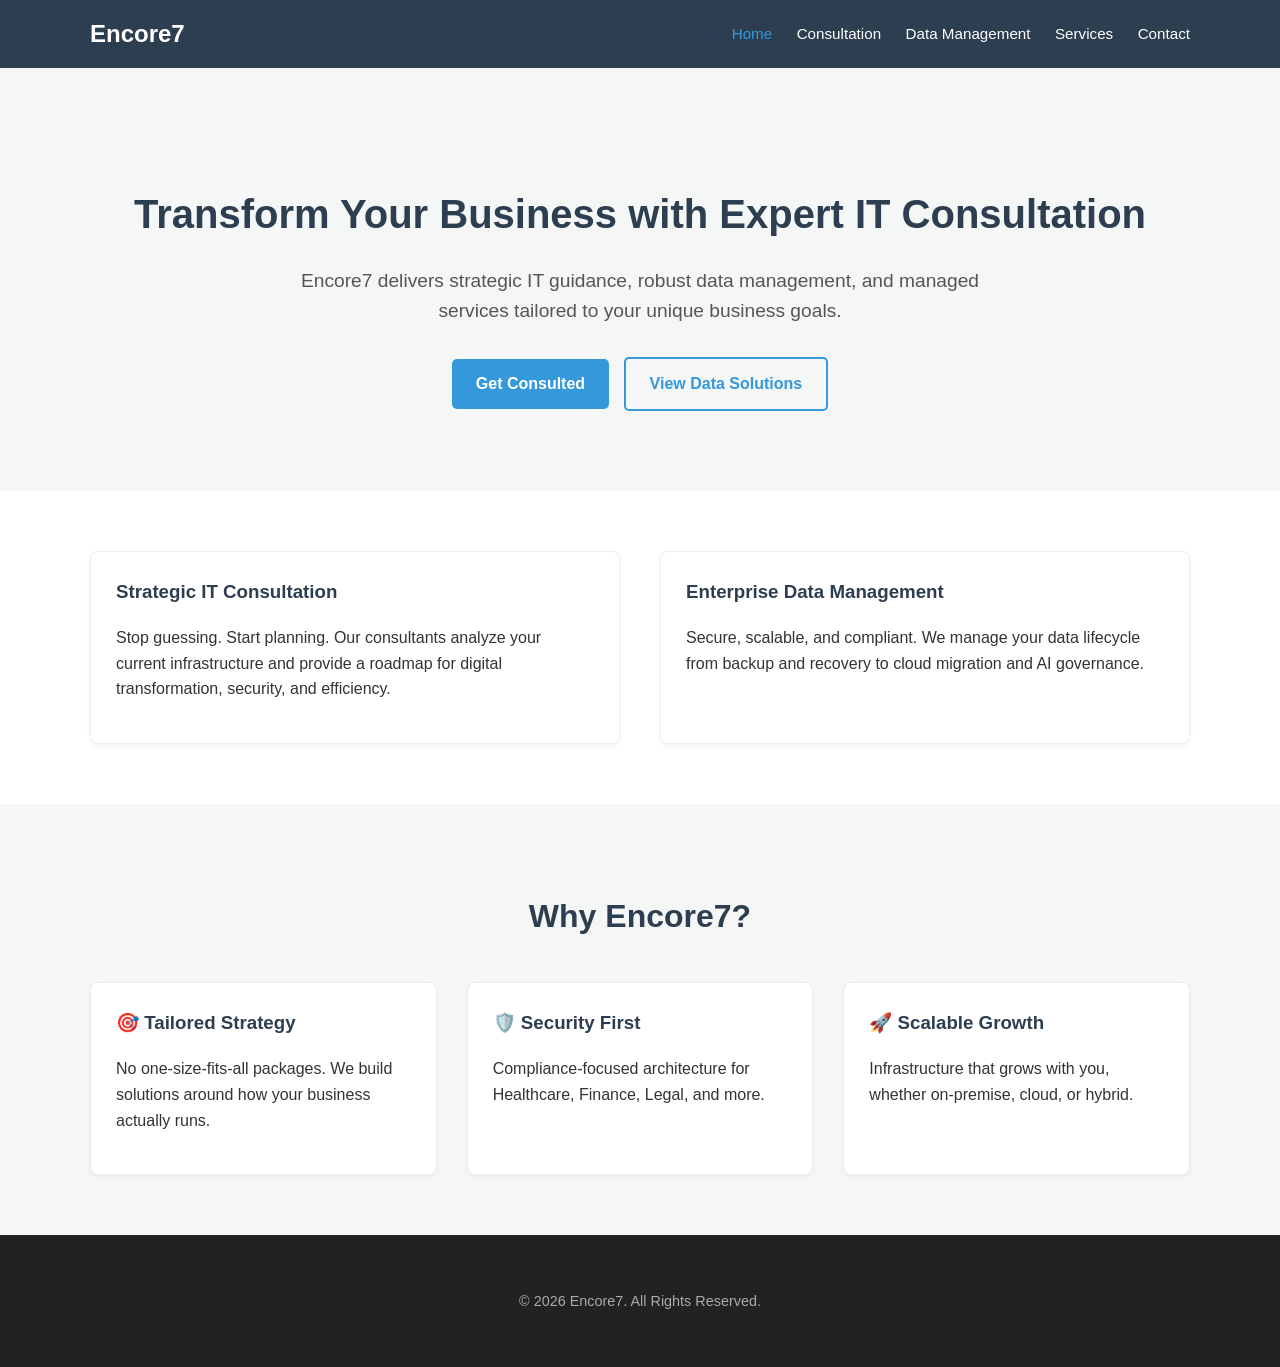
<file: index.html>
<!DOCTYPE html>
<html lang="en">
<head>
    <meta charset="UTF-8">
    <meta name="viewport" content="width=device-width, initial-scale=1.0">
    <title>Encore7 | IT Consultation & Data Management</title>
    <link rel="stylesheet" href="css/style.css">
</head>
<body>
    <header>
        <div class="container">
            <nav>
                <a href="index.html" class="logo">Encore7</a>
                <div class="nav-links">
                    <a href="index.html" class="active">Home</a>
                    <a href="consultation.html">Consultation</a>
                    <a href="data-management.html">Data Management</a>
                    <a href="services.html">Services</a>
                    <a href="contact.html">Contact</a>
                </div>
            </nav>
        </div>
    </header>

    <section class="hero">
        <div class="container">
            <h1>Transform Your Business with Expert IT Consultation</h1>
            <p>Encore7 delivers strategic IT guidance, robust data management, and managed services tailored to your unique business goals.</p>
            <div style="margin-top: 20px;">
                <a href="consultation.html" class="btn">Get Consulted</a>
                <a href="data-management.html" class="btn btn-outline" style="margin-left: 10px;">View Data Solutions</a>
            </div>
        </div>
    </section>

    <section>
        <div class="container">
            <div class="grid-2">
                <div class="card">
                    <h3>Strategic IT Consultation</h3>
                    <p>Stop guessing. Start planning. Our consultants analyze your current infrastructure and provide a roadmap for digital transformation, security, and efficiency.</p>
                </div>
                <div class="card">
                    <h3>Enterprise Data Management</h3>
                    <p>Secure, scalable, and compliant. We manage your data lifecycle from backup and recovery to cloud migration and AI governance.</p>
                </div>
            </div>
        </div>
    </section>

    <section style="background: var(--light);">
        <div class="container">
            <h2>Why Encore7?</h2>
            <div class="grid-3">
                <div class="card">
                    <h3>🎯 Tailored Strategy</h3>
                    <p>No one-size-fits-all packages. We build solutions around how your business actually runs.</p>
                </div>
                <div class="card">
                    <h3>🛡️ Security First</h3>
                    <p>Compliance-focused architecture for Healthcare, Finance, Legal, and more.</p>
                </div>
                <div class="card">
                    <h3>🚀 Scalable Growth</h3>
                    <p>Infrastructure that grows with you, whether on-premise, cloud, or hybrid.</p>
                </div>
            </div>
        </div>
    </section>

    <footer>
        <div class="container">
            <p>&copy; 2026 Encore7. All Rights Reserved.</p>
        </div>
    </footer>
</body>
</html>
</file>
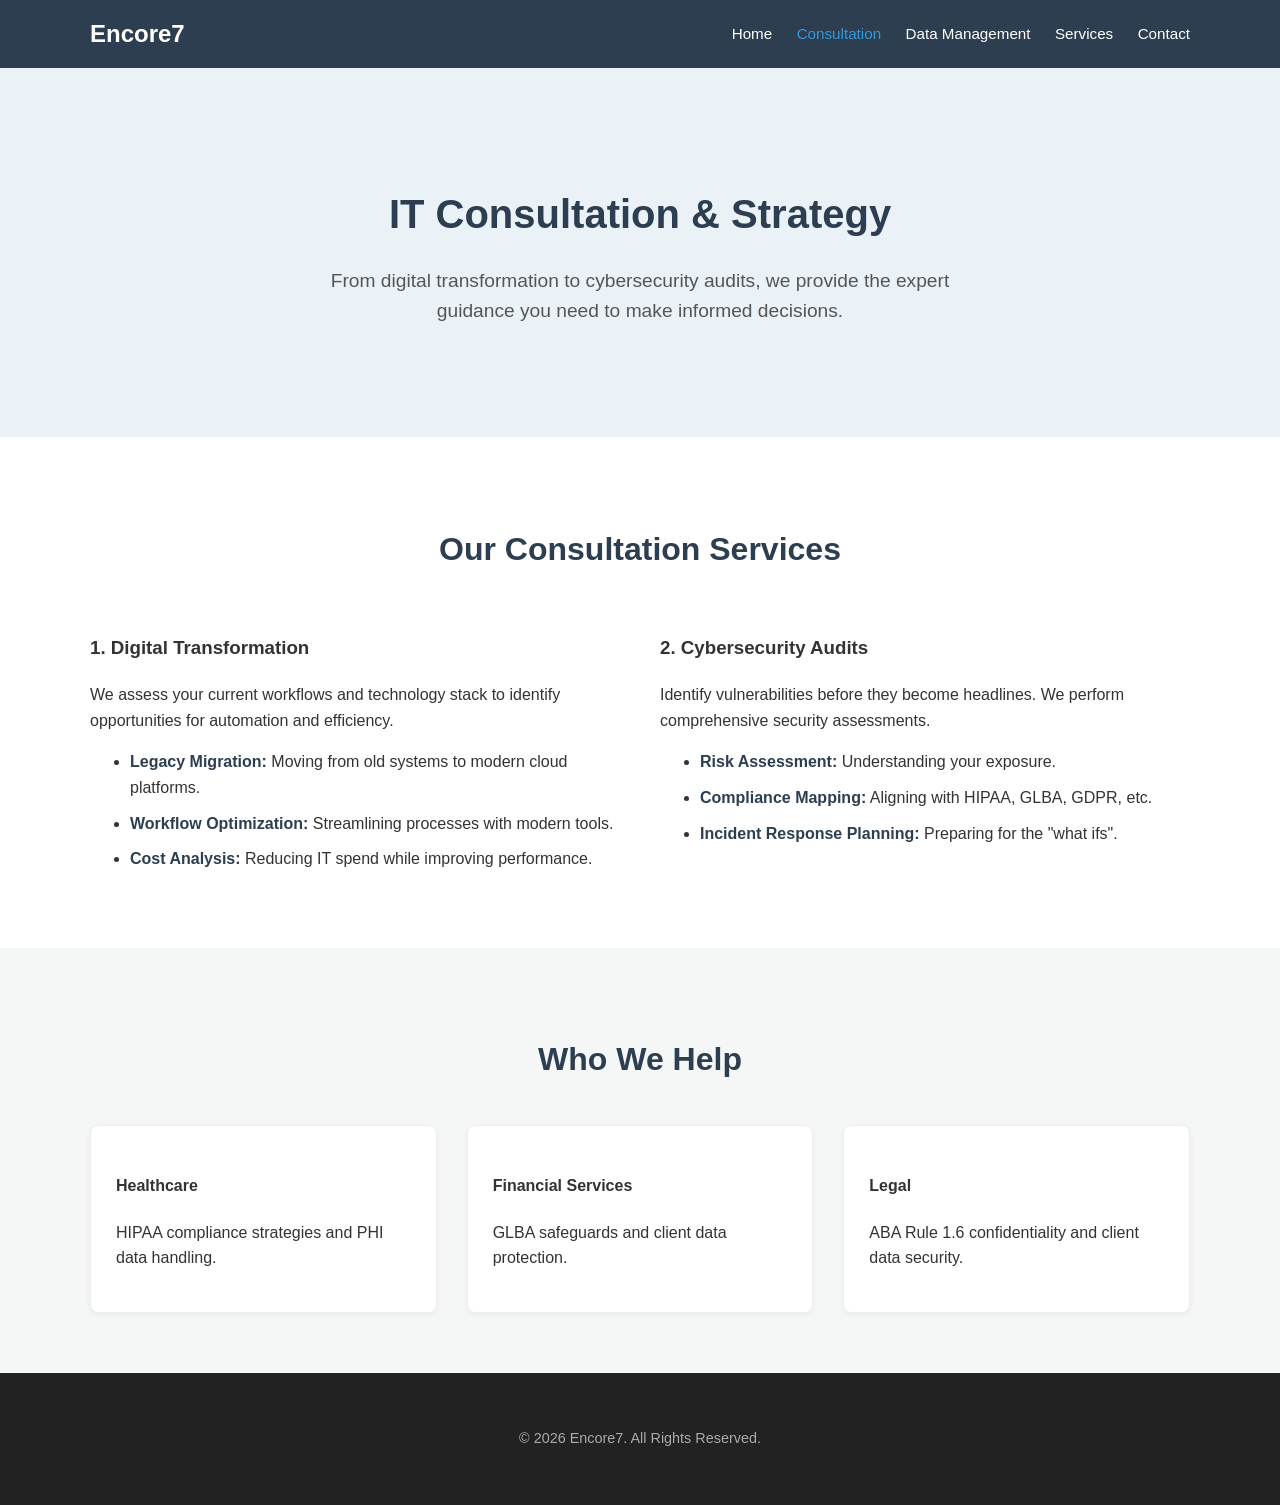
<file: consultation.html>
<!DOCTYPE html>
<html lang="en">
<head>
    <meta charset="UTF-8">
    <meta name="viewport" content="width=device-width, initial-scale=1.0">
    <title>IT Consultation | Encore7</title>
    <link rel="stylesheet" href="css/style.css">
</head>
<body>
    <header>
        <div class="container">
            <nav>
                <a href="index.html" class="logo">Encore7</a>
                <div class="nav-links">
                    <a href="index.html">Home</a>
                    <a href="consultation.html" class="active">Consultation</a>
                    <a href="data-management.html">Data Management</a>
                    <a href="services.html">Services</a>
                    <a href="contact.html">Contact</a>
                </div>
            </nav>
        </div>
    </header>

    <section class="hero" style="background: #eaf2f8;">
        <div class="container">
            <h1>IT Consultation & Strategy</h1>
            <p>From digital transformation to cybersecurity audits, we provide the expert guidance you need to make informed decisions.</p>
        </div>
    </section>

    <section>
        <div class="container">
            <h2>Our Consultation Services</h2>
            <div class="grid-2">
                <div>
                    <h3>1. Digital Transformation</h3>
                    <p>We assess your current workflows and technology stack to identify opportunities for automation and efficiency.</p>
                    <ul class="feature-list">
                        <li><strong>Legacy Migration:</strong> Moving from old systems to modern cloud platforms.</li>
                        <li><strong>Workflow Optimization:</strong> Streamlining processes with modern tools.</li>
                        <li><strong>Cost Analysis:</strong> Reducing IT spend while improving performance.</li>
                    </ul>
                </div>
                <div>
                    <h3>2. Cybersecurity Audits</h3>
                    <p>Identify vulnerabilities before they become headlines. We perform comprehensive security assessments.</p>
                    <ul class="feature-list">
                        <li><strong>Risk Assessment:</strong> Understanding your exposure.</li>
                        <li><strong>Compliance Mapping:</strong> Aligning with HIPAA, GLBA, GDPR, etc.</li>
                        <li><strong>Incident Response Planning:</strong> Preparing for the "what ifs".</li>
                    </ul>
                </div>
            </div>
        </div>
    </section>

    <section style="background: var(--light);">
        <div class="container">
            <h2>Who We Help</h2>
            <div class="grid-3">
                <div class="card">
                    <h4>Healthcare</h4>
                    <p>HIPAA compliance strategies and PHI data handling.</p>
                </div>
                <div class="card">
                    <h4>Financial Services</h4>
                    <p>GLBA safeguards and client data protection.</p>
                </div>
                <div class="card">
                    <h4>Legal</h4>
                    <p>ABA Rule 1.6 confidentiality and client data security.</p>
                </div>
            </div>
        </div>
    </section>

    <footer>
        <div class="container">
            <p>&copy; 2026 Encore7. All Rights Reserved.</p>
        </div>
    </footer>
</body>
</html>
</file>
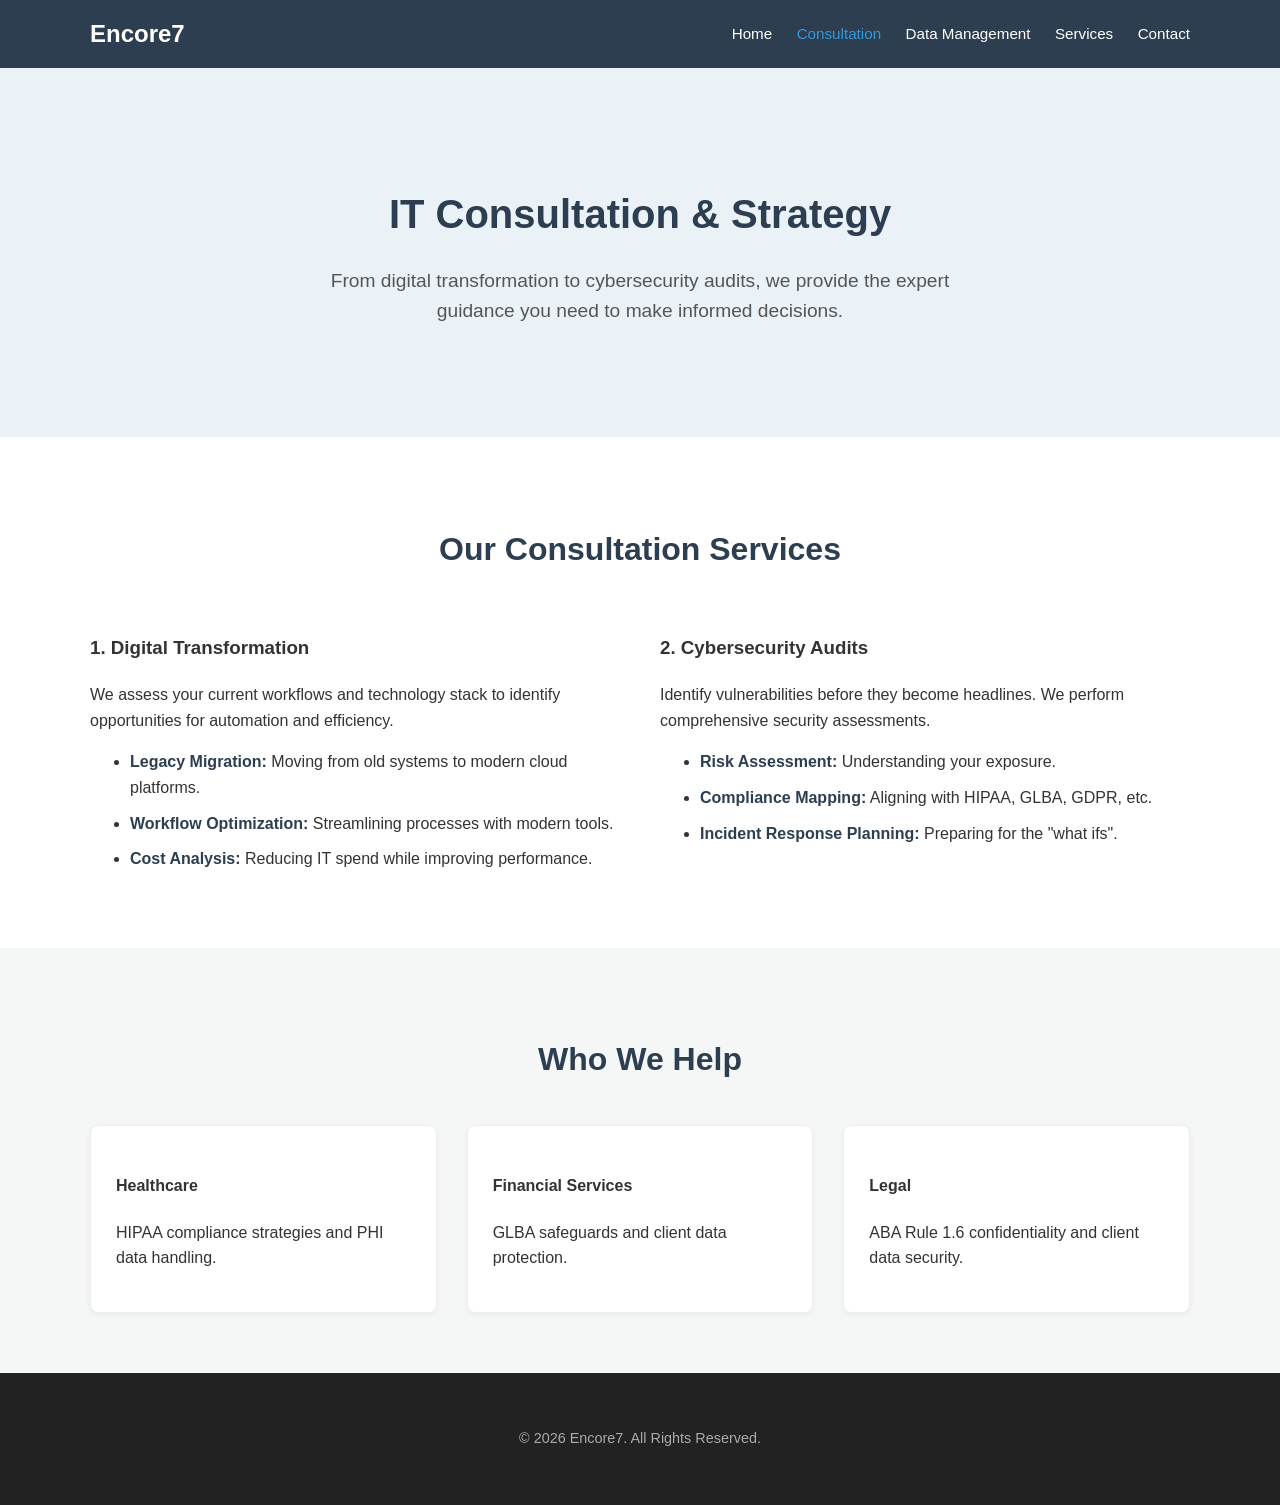
<file: consulttion.html>
<!DOCTYPE html>
<html lang="en">
<head>
    <meta charset="UTF-8">
    <meta name="viewport" content="width=device-width, initial-scale=1.0">
    <title>IT Consultation | Encore7</title>
    <link rel="stylesheet" href="css/style.css">
</head>
<body>
    <header>
        <div class="container">
            <nav>
                <a href="index.html" class="logo">Encore7</a>
                <div class="nav-links">
                    <a href="index.html">Home</a>
                    <a href="consultation.html" class="active">Consultation</a>
                    <a href="data-management.html">Data Management</a>
                    <a href="services.html">Services</a>
                    <a href="contact.html">Contact</a>
                </div>
            </nav>
        </div>
    </header>

    <section class="hero" style="background: #eaf2f8;">
        <div class="container">
            <h1>IT Consultation & Strategy</h1>
            <p>From digital transformation to cybersecurity audits, we provide the expert guidance you need to make informed decisions.</p>
        </div>
    </section>

    <section>
        <div class="container">
            <h2>Our Consultation Services</h2>
            <div class="grid-2">
                <div>
                    <h3>1. Digital Transformation</h3>
                    <p>We assess your current workflows and technology stack to identify opportunities for automation and efficiency.</p>
                    <ul class="feature-list">
                        <li><strong>Legacy Migration:</strong> Moving from old systems to modern cloud platforms.</li>
                        <li><strong>Workflow Optimization:</strong> Streamlining processes with modern tools.</li>
                        <li><strong>Cost Analysis:</strong> Reducing IT spend while improving performance.</li>
                    </ul>
                </div>
                <div>
                    <h3>2. Cybersecurity Audits</h3>
                    <p>Identify vulnerabilities before they become headlines. We perform comprehensive security assessments.</p>
                    <ul class="feature-list">
                        <li><strong>Risk Assessment:</strong> Understanding your exposure.</li>
                        <li><strong>Compliance Mapping:</strong> Aligning with HIPAA, GLBA, GDPR, etc.</li>
                        <li><strong>Incident Response Planning:</strong> Preparing for the "what ifs".</li>
                    </ul>
                </div>
            </div>
        </div>
    </section>

    <section style="background: var(--light);">
        <div class="container">
            <h2>Who We Help</h2>
            <div class="grid-3">
                <div class="card">
                    <h4>Healthcare</h4>
                    <p>HIPAA compliance strategies and PHI data handling.</p>
                </div>
                <div class="card">
                    <h4>Financial Services</h4>
                    <p>GLBA safeguards and client data protection.</p>
                </div>
                <div class="card">
                    <h4>Legal</h4>
                    <p>ABA Rule 1.6 confidentiality and client data security.</p>
                </div>
            </div>
        </div>
    </section>

    <footer>
        <div class="container">
            <p>&copy; 2026 Encore7. All Rights Reserved.</p>
        </div>
    </footer>
</body>
</html>
</file>
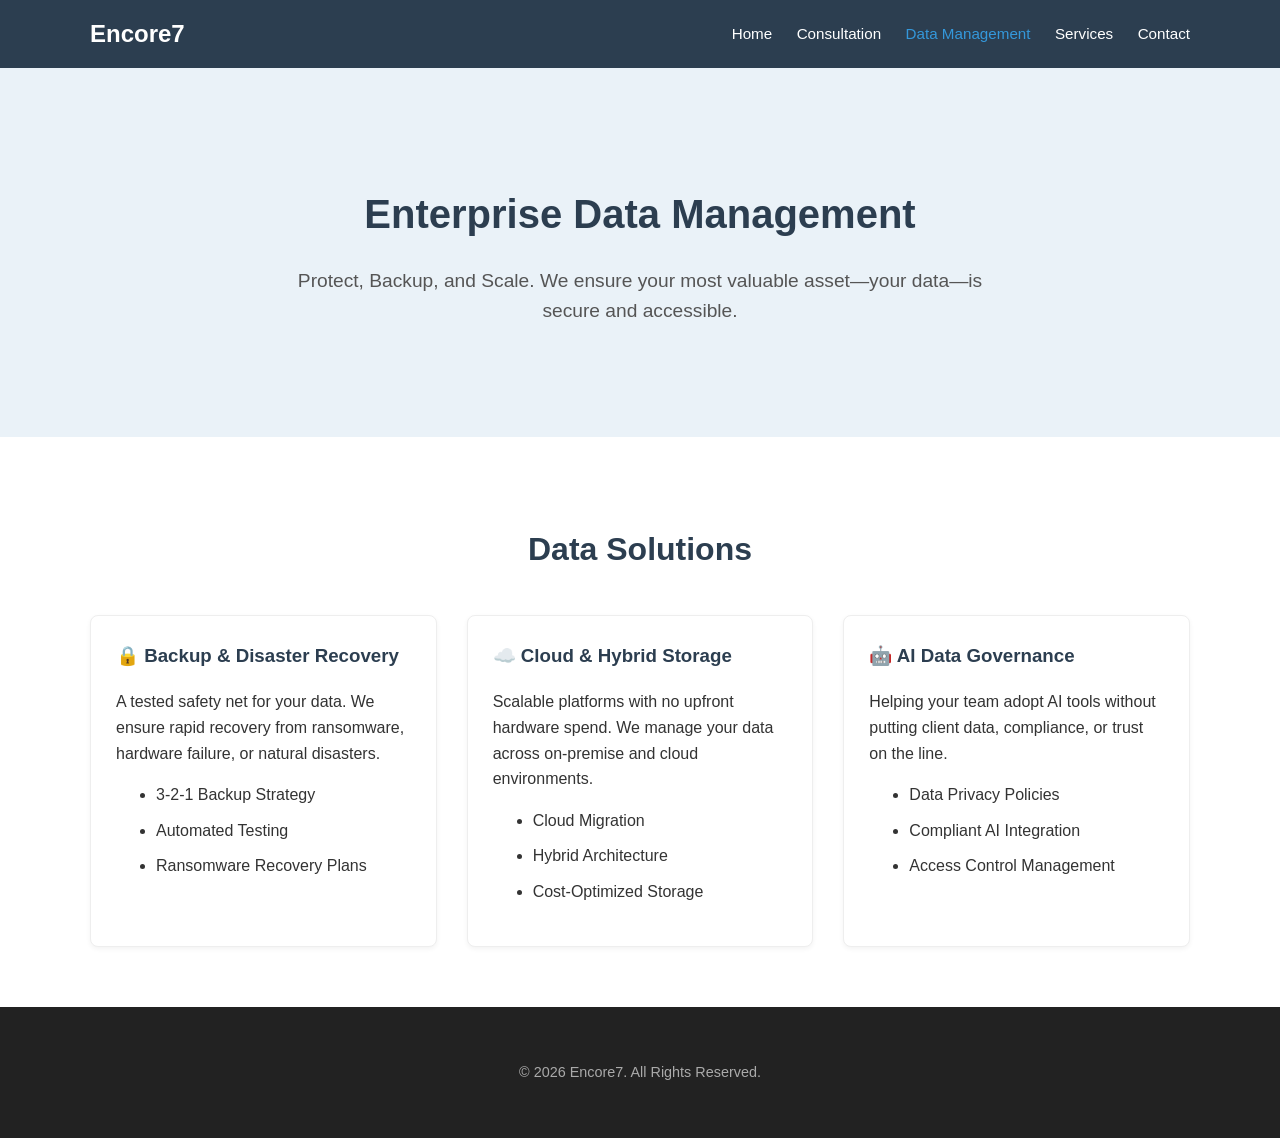
<file: data-management.html>
<!DOCTYPE html>
<html lang="en">
<head>
    <meta charset="UTF-8">
    <meta name="viewport" content="width=device-width, initial-scale=1.0">
    <title>Data Management | Encore7</title>
    <link rel="stylesheet" href="css/style.css">
</head>
<body>
    <header>
        <div class="container">
            <nav>
                <a href="index.html" class="logo">Encore7</a>
                <div class="nav-links">
                    <a href="index.html">Home</a>
                    <a href="consultation.html">Consultation</a>
                    <a href="data-management.html" class="active">Data Management</a>
                    <a href="services.html">Services</a>
                    <a href="contact.html">Contact</a>
                </div>
            </nav>
        </div>
    </header>

    <section class="hero" style="background: #eaf2f8;">
        <div class="container">
            <h1>Enterprise Data Management</h1>
            <p>Protect, Backup, and Scale. We ensure your most valuable asset—your data—is secure and accessible.</p>
        </div>
    </section>

    <section>
        <div class="container">
            <h2>Data Solutions</h2>
            <div class="grid-3">
                <div class="card">
                    <h3>🔒 Backup & Disaster Recovery</h3>
                    <p>A tested safety net for your data. We ensure rapid recovery from ransomware, hardware failure, or natural disasters.</p>
                    <ul class="feature-list">
                        <li>3-2-1 Backup Strategy</li>
                        <li>Automated Testing</li>
                        <li>Ransomware Recovery Plans</li>
                    </ul>
                </div>
                <div class="card">
                    <h3>☁️ Cloud & Hybrid Storage</h3>
                    <p>Scalable platforms with no upfront hardware spend. We manage your data across on-premise and cloud environments.</p>
                    <ul class="feature-list">
                        <li>Cloud Migration</li>
                        <li>Hybrid Architecture</li>
                        <li>Cost-Optimized Storage</li>
                    </ul>
                </div>
                <div class="card">
                    <h3>🤖 AI Data Governance</h3>
                    <p>Helping your team adopt AI tools without putting client data, compliance, or trust on the line.</p>
                    <ul class="feature-list">
                        <li>Data Privacy Policies</li>
                        <li>Compliant AI Integration</li>
                        <li>Access Control Management</li>
                    </ul>
                </div>
            </div>
        </div>
    </section>

    <footer>
        <div class="container">
            <p>&copy; 2026 Encore7. All Rights Reserved.</p>
        </div>
    </footer>
</body>
</html>
</file>
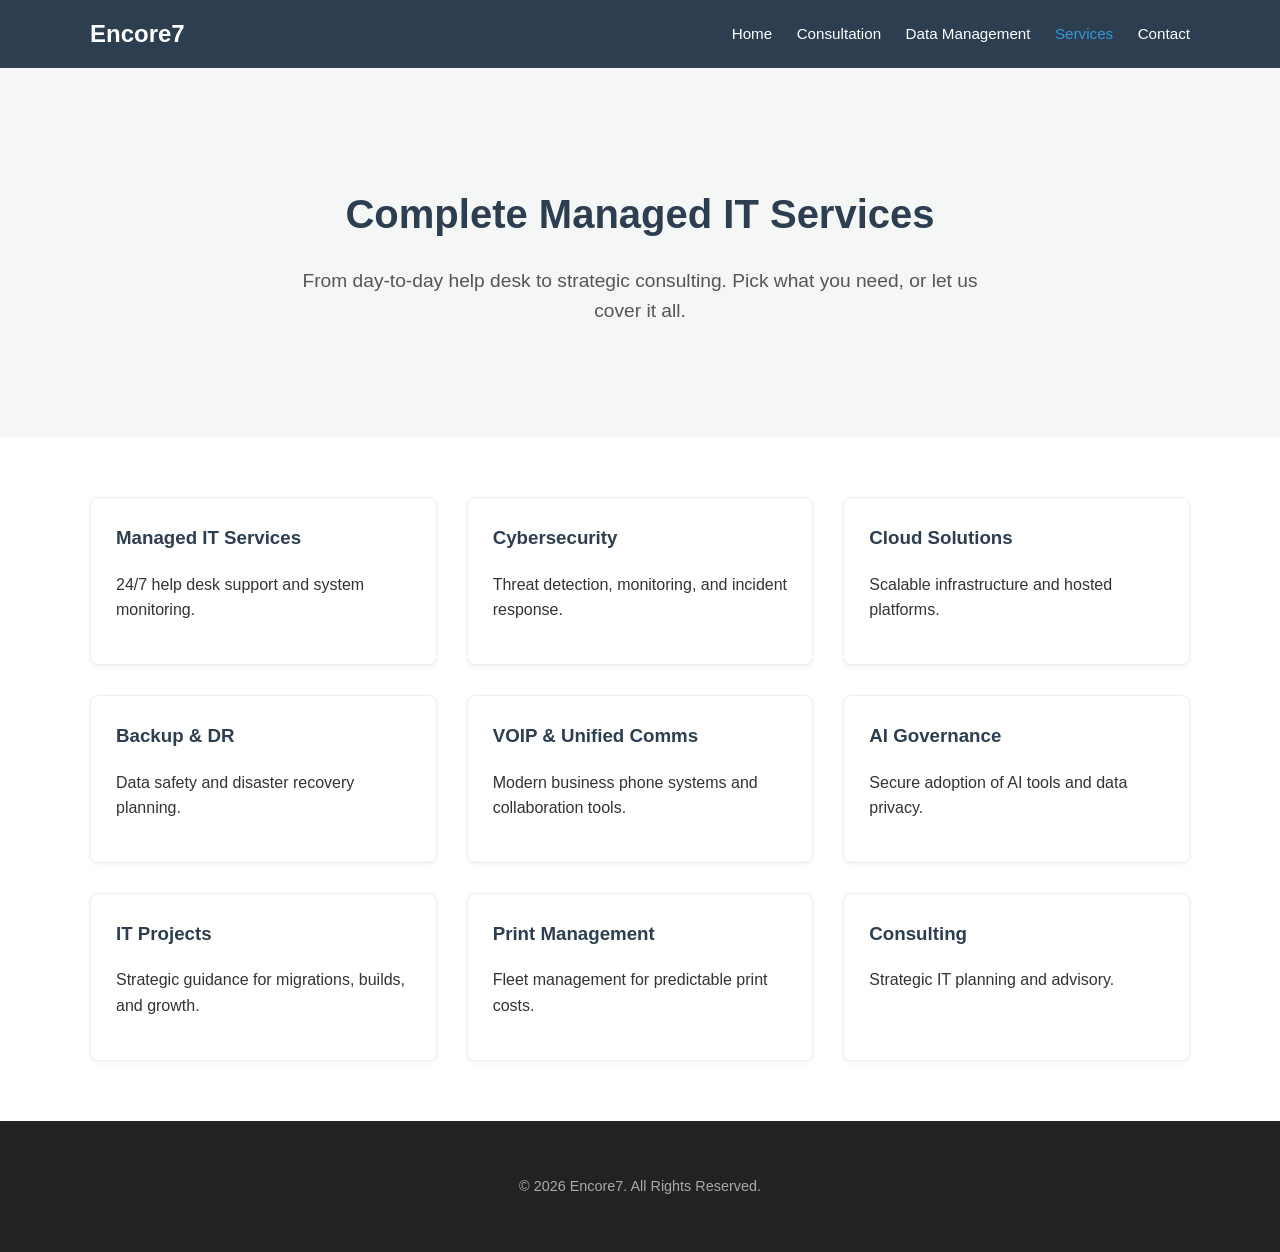
<file: services.html>
<!DOCTYPE html>
<html lang="en">
<head>
    <meta charset="UTF-8">
    <meta name="viewport" content="width=device-width, initial-scale=1.0">
    <title>Our Services | Encore7</title>
    <link rel="stylesheet" href="css/style.css">
</head>
<body>
    <header>
        <div class="container">
            <nav>
                <a href="index.html" class="logo">Encore7</a>
                <div class="nav-links">
                    <a href="index.html">Home</a>
                    <a href="consultation.html">Consultation</a>
                    <a href="data-management.html">Data Management</a>
                    <a href="services.html" class="active">Services</a>
                    <a href="contact.html">Contact</a>
                </div>
            </nav>
        </div>
    </header>

    <section class="hero">
        <div class="container">
            <h1>Complete Managed IT Services</h1>
            <p>From day-to-day help desk to strategic consulting. Pick what you need, or let us cover it all.</p>
        </div>
    </section>

    <section>
        <div class="container">
            <div class="grid-3">
                <div class="card">
                    <h3>Managed IT Services</h3>
                    <p>24/7 help desk support and system monitoring.</p>
                </div>
                <div class="card">
                    <h3>Cybersecurity</h3>
                    <p>Threat detection, monitoring, and incident response.</p>
                </div>
                <div class="card">
                    <h3>Cloud Solutions</h3>
                    <p>Scalable infrastructure and hosted platforms.</p>
                </div>
                <div class="card">
                    <h3>Backup & DR</h3>
                    <p>Data safety and disaster recovery planning.</p>
                </div>
                <div class="card">
                    <h3>VOIP & Unified Comms</h3>
                    <p>Modern business phone systems and collaboration tools.</p>
                </div>
                <div class="card">
                    <h3>AI Governance</h3>
                    <p>Secure adoption of AI tools and data privacy.</p>
                </div>
                <div class="card">
                    <h3>IT Projects</h3>
                    <p>Strategic guidance for migrations, builds, and growth.</p>
                </div>
                <div class="card">
                    <h3>Print Management</h3>
                    <p>Fleet management for predictable print costs.</p>
                </div>
                <div class="card">
                    <h3>Consulting</h3>
                    <p>Strategic IT planning and advisory.</p>
                </div>
            </div>
        </div>
    </section>

    <footer>
        <div class="container">
            <p>&copy; 2026 Encore7. All Rights Reserved.</p>
        </div>
    </footer>
</body>
</html>
</file>
<file: css/style.css>
/* css/style.css */
:root {
    --primary: #2c3e50;
    --accent: #3498db;
    --light: #f4f7f6;
    --text: #333;
    --white: #ffffff;
    --gray: #f8f9fa;
}

body {
    font-family: -apple-system, BlinkMacSystemFont, "Segoe UI", Roboto, sans-serif;
    line-height: 1.6;
    color: var(--text);
    margin: 0;
    padding: 0;
    display: flex;
    flex-direction: column;
    min-height: 100vh;
}

/* Layout */
.container { max-width: 1100px; margin: 0 auto; padding: 0 20px; }
section { padding: 60px 0; }

/* Header & Nav */
header { background: var(--primary); color: var(--white); padding: 15px 0; }
nav { display: flex; justify-content: space-between; align-items: center; }
.logo { font-size: 1.5rem; font-weight: bold; color: var(--white); text-decoration: none; }
.nav-links a { color: var(--white); text-decoration: none; margin-left: 20px; font-size: 0.95rem; transition: color 0.3s; }
.nav-links a:hover, .nav-links a.active { color: var(--accent); }

/* Hero */
.hero { background: var(--light); text-align: center; padding: 80px 20px; }
.hero h1 { font-size: 2.5rem; margin-bottom: 20px; color: var(--primary); }
.hero p { font-size: 1.2rem; max-width: 700px; margin: 0 auto 30px; color: #555; }

/* Buttons */
.btn { display: inline-block; background: var(--accent); color: var(--white); padding: 12px 24px; text-decoration: none; border-radius: 5px; font-weight: bold; transition: background 0.3s; }
.btn:hover { background: #2980b9; }
.btn-outline { background: transparent; border: 2px solid var(--accent); color: var(--accent); }
.btn-outline:hover { background: var(--accent); color: var(--white); }

/* Cards & Grids */
h2 { text-align: center; font-size: 2rem; margin-bottom: 40px; color: var(--primary); }
.grid-3 { display: grid; grid-template-columns: repeat(auto-fit, minmax(300px, 1fr)); gap: 30px; }
.grid-2 { display: grid; grid-template-columns: repeat(auto-fit, minmax(400px, 1fr)); gap: 40px; }

.card { background: var(--white); border: 1px solid #eee; padding: 25px; border-radius: 8px; box-shadow: 0 2px 5px rgba(0,0,0,0.05); }
.card h3 { margin-top: 0; color: var(--primary); }

/* Page Specific */
.content-page h1 { text-align: center; margin-bottom: 10px; }
.content-page h3 { margin-top: 30px; }
.feature-list li { margin-bottom: 10px; }
.feature-list li strong { color: var(--primary); }

/* Footer */
footer { background: #222; color: #aaa; text-align: center; padding: 40px 0; margin-top: auto; font-size: 0.9rem; }

/* Responsive */
@media (max-width: 768px) {
    .hero h1 { font-size: 1.8rem; }
    .nav-links { display: none; } /* Simplified for demo, ideally add burger menu */
}
</file>
